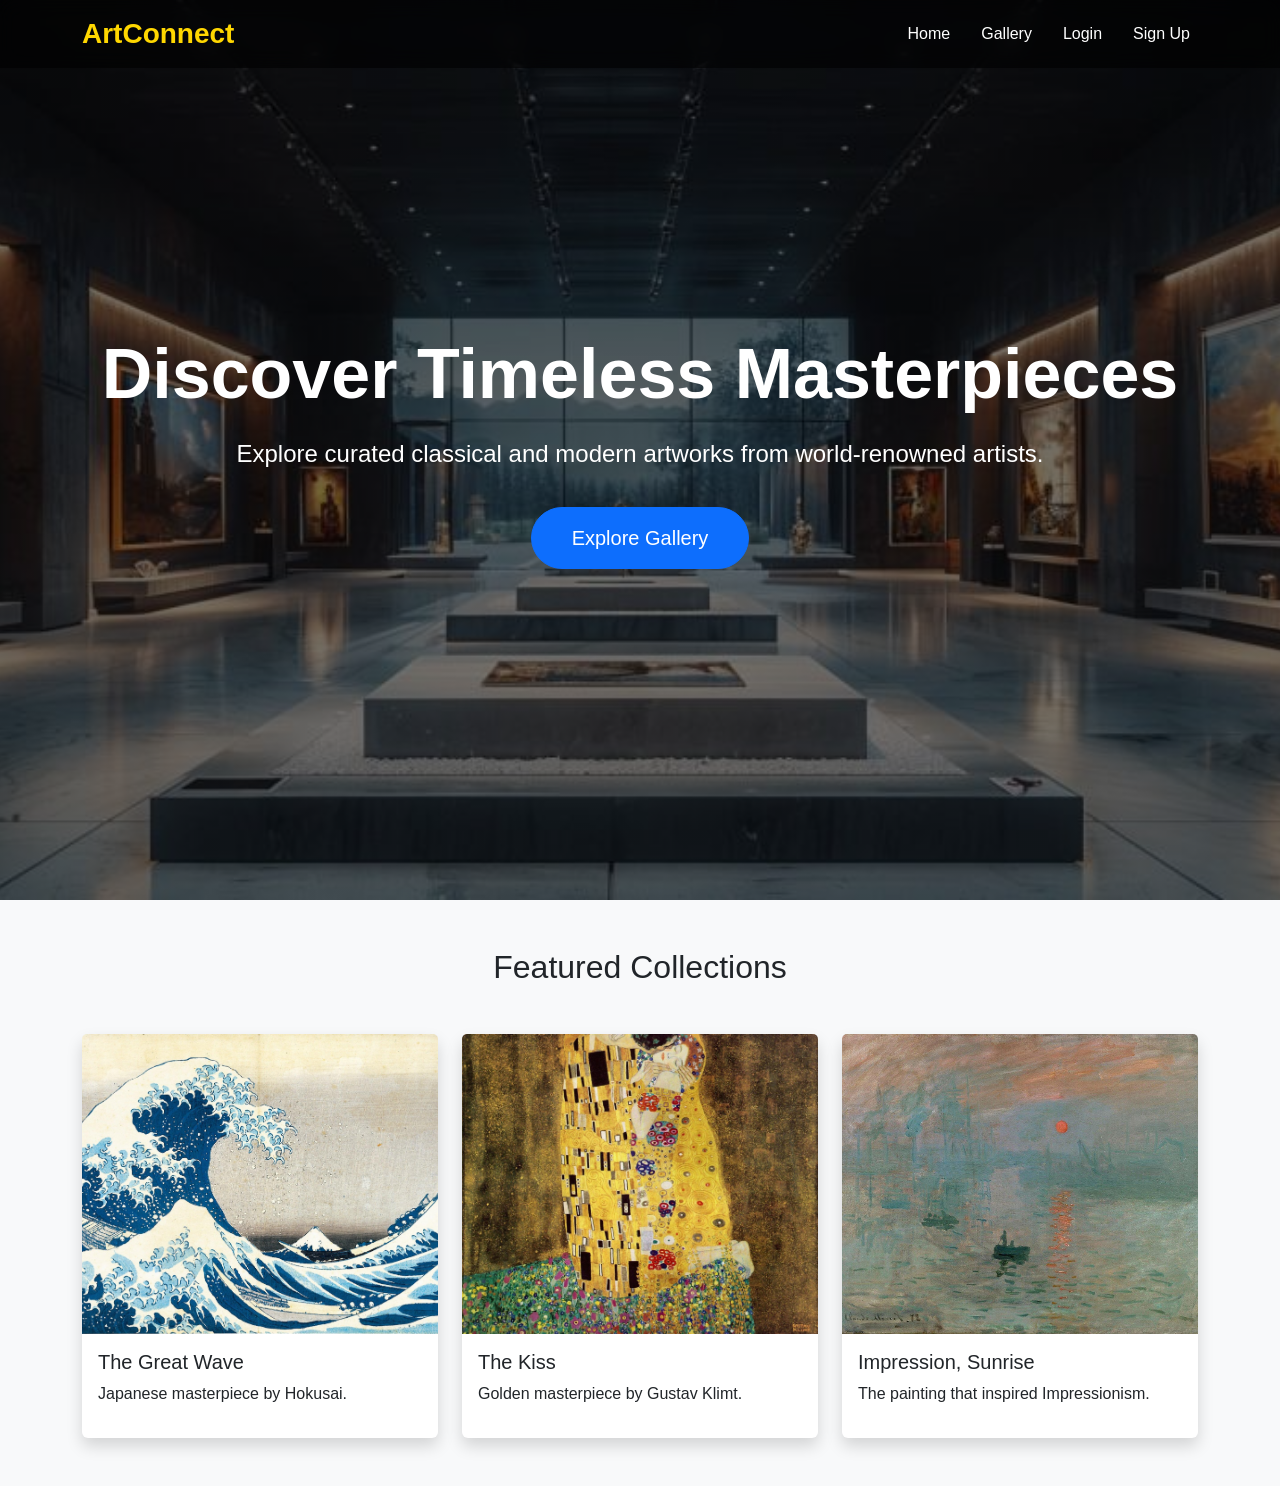
<file: index.html>
<!DOCTYPE html>
<html lang="en">

<head>

<meta charset="UTF-8">
<meta name="viewport" content="width=device-width, initial-scale=1.0">

<title>ArtConnect | Art Gallery</title>

<link href="https://cdn.jsdelivr.net/npm/bootstrap@5.3.3/dist/css/bootstrap.min.css" rel="stylesheet">

<link rel="stylesheet" href="css/style.css">

</head>

<body>

<!-- Navbar -->

<nav class="navbar navbar-expand-lg navbar-dark fixed-top">

<div class="container">

<a class="navbar-brand fw-bold fs-3" href="#">
ArtConnect
</a>

<button class="navbar-toggler" data-bs-toggle="collapse" data-bs-target="#menu">

<span class="navbar-toggler-icon"></span>

</button>

<div class="collapse navbar-collapse" id="menu">

<ul class="navbar-nav ms-auto">

<li class="nav-item">
<a class="nav-link active" href="index.html">Home</a>
</li>

<li class="nav-item">
<a class="nav-link" href="gallery.html">Gallery</a>
</li>

<li class="nav-item">
<a class="nav-link" href="login.html">Login</a>
</li>

<li class="nav-item">
<a class="nav-link" href="signup.html">Sign Up</a>
</li>

</ul>

</div>

</div>

</nav>

<!-- Hero Section -->

<section class="hero">

<div class="overlay">

<div class="container text-center hero-content">

<h1>Discover Timeless Masterpieces</h1>

<p>

Explore curated classical and modern artworks from world-renowned artists.

</p>

<a href="gallery.html" class="btn btn-primary btn-lg">

Explore Gallery

</a>

</div>

</div>

</section>

<section class="py-5">

<div class="container">

<h2 class="text-center mb-5">

Featured Collections

</h2>

<div class="row g-4">

<div class="col-md-4">

<div class="card shadow">

<img src="images/wave.jpg" class="card-img-top">

<div class="card-body">

<h5>The Great Wave</h5>

<p>Japanese masterpiece by Hokusai.</p>

</div>

</div>

</div>

<div class="col-md-4">

<div class="card shadow">

<img src="images/kiss.jpg" class="card-img-top">

<div class="card-body">

<h5>The Kiss</h5>

<p>Golden masterpiece by Gustav Klimt.</p>

</div>

</div>

</div>

<div class="col-md-4">

<div class="card shadow">

<img src="images/sunrise.jpg" class="card-img-top">

<div class="card-body">

<h5>Impression, Sunrise</h5>

<p>The painting that inspired Impressionism.</p>

</div>

</div>

</div>

</div>

</div>

</section>

<script src="https://cdn.jsdelivr.net/npm/bootstrap@5.3.3/dist/js/bootstrap.bundle.min.js"></script>

</body>

</html>
</file>
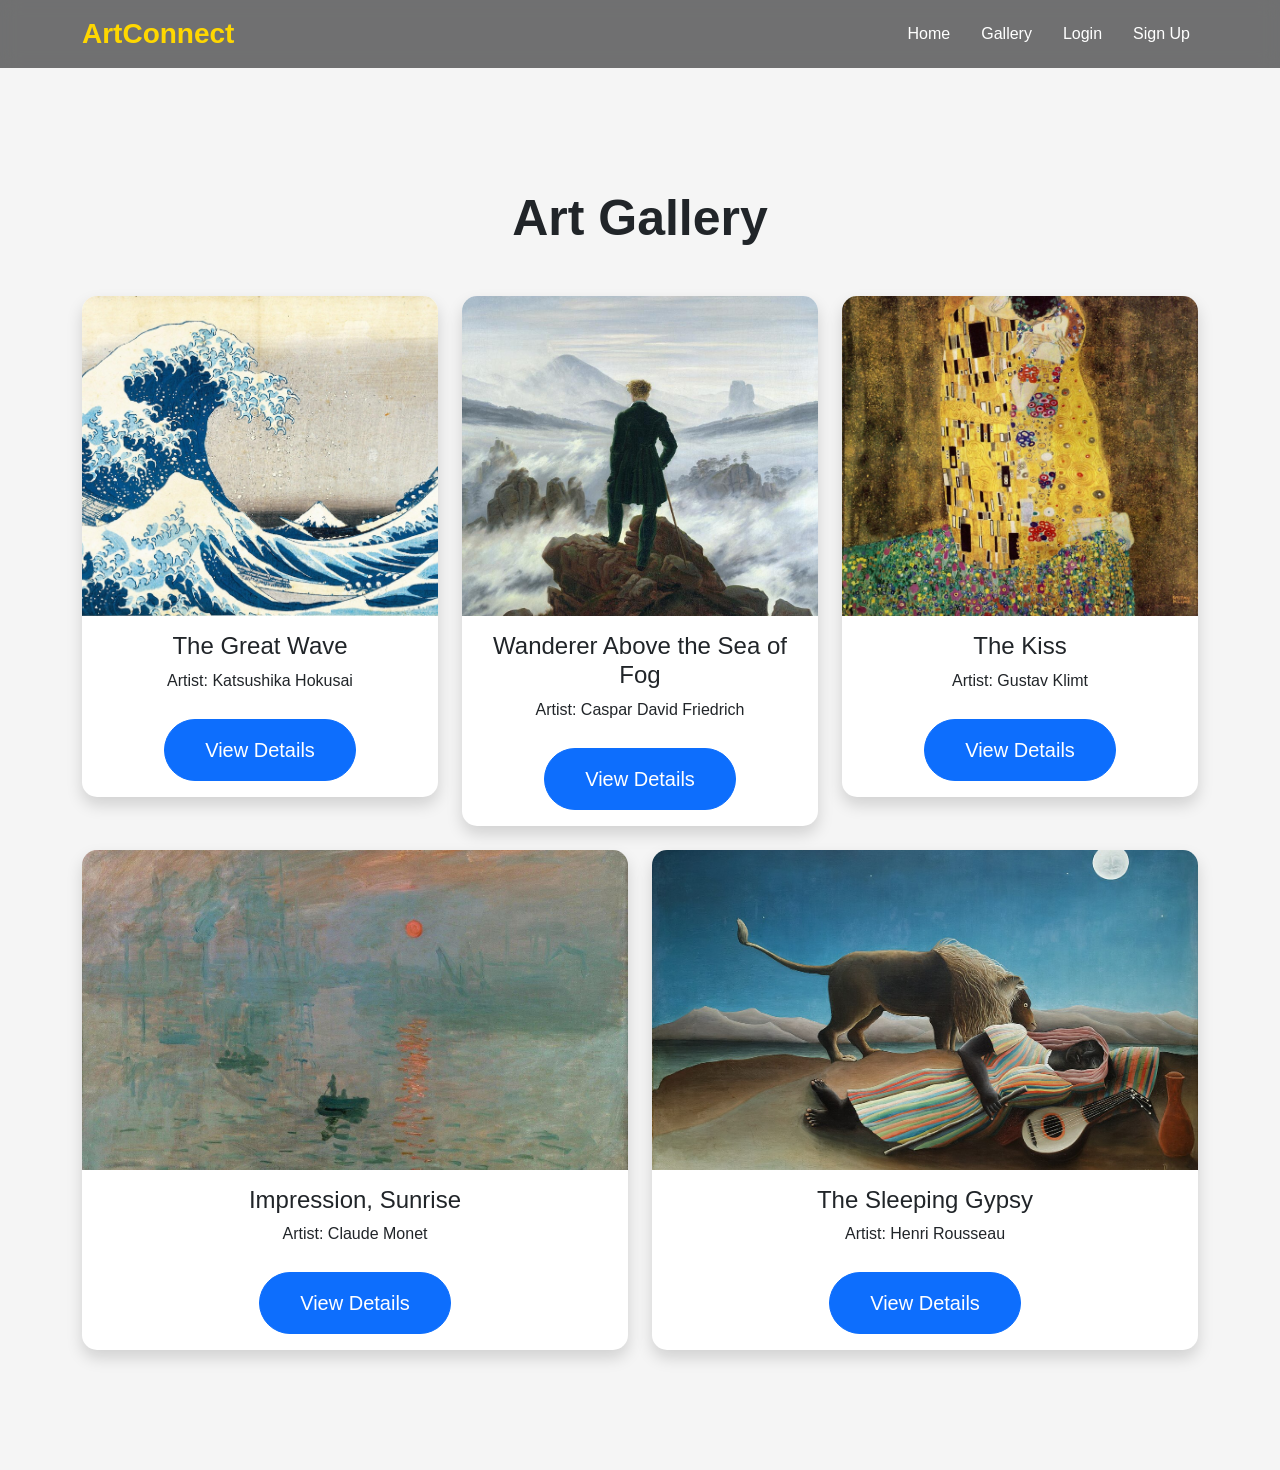
<file: gallery.html>
<!DOCTYPE html>
<html lang="en">

<head>

<meta charset="UTF-8">
<meta name="viewport" content="width=device-width, initial-scale=1.0">

<title>ArtConnect | Gallery</title>

<link href="https://cdn.jsdelivr.net/npm/bootstrap@5.3.3/dist/css/bootstrap.min.css" rel="stylesheet">

<link rel="stylesheet" href="css/style.css">

</head>

<body>

<!-- Navbar -->

<nav class="navbar navbar-expand-lg navbar-dark">

<div class="container">

<a class="navbar-brand fw-bold fs-3" href="index.html">

ArtConnect

</a>

<button class="navbar-toggler" type="button" data-bs-toggle="collapse" data-bs-target="#menu">

<span class="navbar-toggler-icon"></span>

</button>

<div class="collapse navbar-collapse" id="menu">

<ul class="navbar-nav ms-auto">

<li class="nav-item">
<a class="nav-link" href="index.html">Home</a>
</li>

<li class="nav-item">
<a class="nav-link active" href="gallery.html">Gallery</a>
</li>

<li class="nav-item">
<a class="nav-link" href="login.html">Login</a>
</li>

<li class="nav-item">
<a class="nav-link" href="signup.html">Sign Up</a>
</li>

</ul>

</div>

</div>

</nav>

<section class="gallery-section">

<div class="container">

<h1 class="text-center mb-5">

Art Gallery

</h1>

<div class="row g-4">

<!-- Card 1 -->

<div class="col-md-4">

<div class="card shadow">

<img src="images/wave.jpg" class="card-img-top">

<div class="card-body text-center">

<h4>The Great Wave</h4>

<p>Artist: Katsushika Hokusai</p>

<a href="wave.html" class="btn btn-primary">

View Details

</a>

</div>

</div>

</div>

<!-- Card 2 -->

<div class="col-md-4">

<div class="card shadow">

<img src="images/wanderer.jpg" class="card-img-top">

<div class="card-body text-center">

<h4>Wanderer Above the Sea of Fog</h4>

<p>Artist: Caspar David Friedrich</p>

<a href="wanderer.html" class="btn btn-primary">

View Details

</a>

</div>

</div>

</div>

<!-- Card 3 -->

<div class="col-md-4">

<div class="card shadow">

<img src="images/kiss.jpg" class="card-img-top">

<div class="card-body text-center">

<h4>The Kiss</h4>

<p>Artist: Gustav Klimt</p>

<a href="kiss.html" class="btn btn-primary">

View Details

</a>

</div>

</div>

</div>

<!-- Card 4 -->

<div class="col-md-6">

<div class="card shadow">

<img src="images/sunrise.jpg" class="card-img-top">

<div class="card-body text-center">

<h4>Impression, Sunrise</h4>

<p>Artist: Claude Monet</p>

<a href="sunrise.html" class="btn btn-primary">

View Details

</a>

</div>

</div>

</div>

<!-- Card 5 -->

<div class="col-md-6">

<div class="card shadow">

<img src="images/sleeping gypsy.jpg" class="card-img-top">

<div class="card-body text-center">

<h4>The Sleeping Gypsy</h4>

<p>Artist: Henri Rousseau</p>

<a href="gypsy.html" class="btn btn-primary">

View Details

</a>

</div>

</div>

</div>

</div>

</div>

</section>

<script src="https://cdn.jsdelivr.net/npm/bootstrap@5.3.3/dist/js/bootstrap.bundle.min.js"></script>

</body>

</html>
</file>
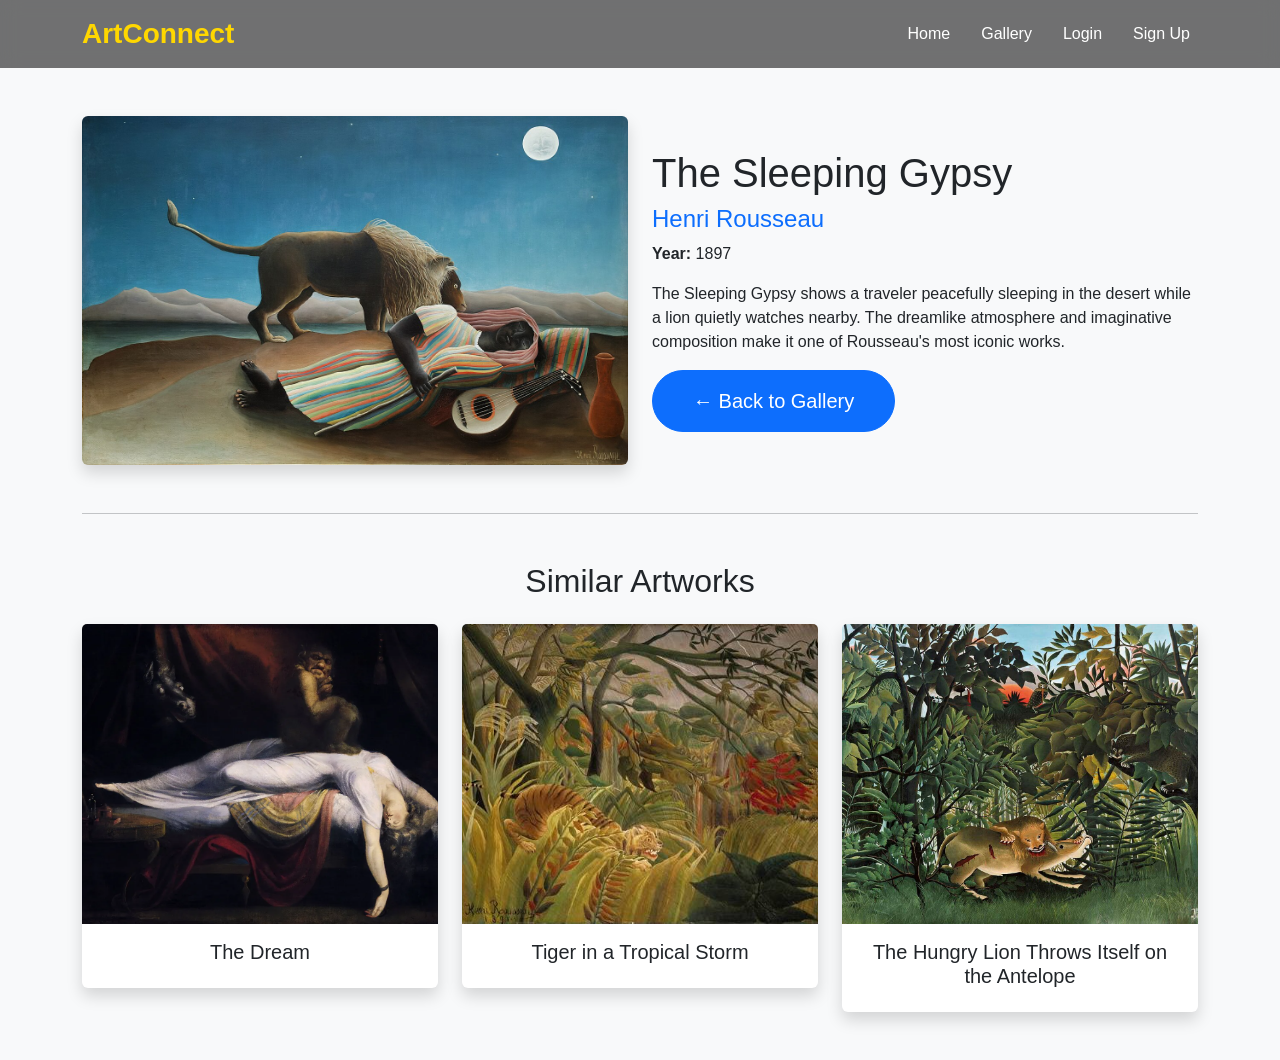
<file: gypsy.html>
<!DOCTYPE html>
<html lang="en">

<head>

<meta charset="UTF-8">
<meta name="viewport" content="width=device-width, initial-scale=1.0">

<title>The Sleeping Gypsy | ArtConnect</title>

<link href="https://cdn.jsdelivr.net/npm/bootstrap@5.3.3/dist/css/bootstrap.min.css" rel="stylesheet">

<link rel="stylesheet" href="css/style.css">

</head>

<body>



<nav class="navbar navbar-expand-lg navbar-dark">

<div class="container">

<a class="navbar-brand fw-bold fs-3" href="index.html">

ArtConnect

</a>

<button class="navbar-toggler" data-bs-toggle="collapse" data-bs-target="#menu">

<span class="navbar-toggler-icon"></span>

</button>

<div class="collapse navbar-collapse" id="menu">

<ul class="navbar-nav ms-auto">

<li class="nav-item"><a class="nav-link" href="index.html">Home</a></li>

<li class="nav-item"><a class="nav-link" href="gallery.html">Gallery</a></li>

<li class="nav-item"><a class="nav-link" href="login.html">Login</a></li>

<li class="nav-item"><a class="nav-link" href="signup.html">Sign Up</a></li>

</ul>

</div>

</div>

</nav>

<div class="container py-5">

<div class="row align-items-center">

<div class="col-lg-6">

<img src="images/sleeping gypsy.jpg" class="img-fluid rounded shadow">

</div>

<div class="col-lg-6">

<h1>The Sleeping Gypsy</h1>

<h4 class="text-primary">
Henri Rousseau
</h4>

<p><strong>Year:</strong> 1897</p>

<p>
The Sleeping Gypsy shows a traveler peacefully sleeping in the desert while a lion quietly watches nearby. The dreamlike atmosphere and imaginative composition make it one of Rousseau's most iconic works.
</p>

<a href="gallery.html" class="btn btn-primary">

← Back to Gallery

</a>

</div>

</div>

<hr class="my-5">

<h2 class="text-center mb-4">

Similar Artworks

</h2>

<div class="row g-4">

<div class="col-md-4">

<div class="card shadow">

<img src="images/image1.webp" class="card-img-top">

<div class="card-body text-center">

<h5>The Dream</h5>

</div>

</div>

</div>

<div class="col-md-4">

<div class="card shadow">

<img src="images/image2.jpg" class="card-img-top">

<div class="card-body text-center">

<h5>Tiger in a Tropical Storm</h5>

</div>

</div>

</div>

<div class="col-md-4">

<div class="card shadow">

<img src="images/image3.jpg" class="card-img-top">

<div class="card-body text-center">

<h5>The Hungry Lion Throws Itself on the Antelope</h5>

</div>

</div>

</div>

</div>

</div>

<script src="https://cdn.jsdelivr.net/npm/bootstrap@5.3.3/dist/js/bootstrap.bundle.min.js"></script>

</body>

</html>
</file>
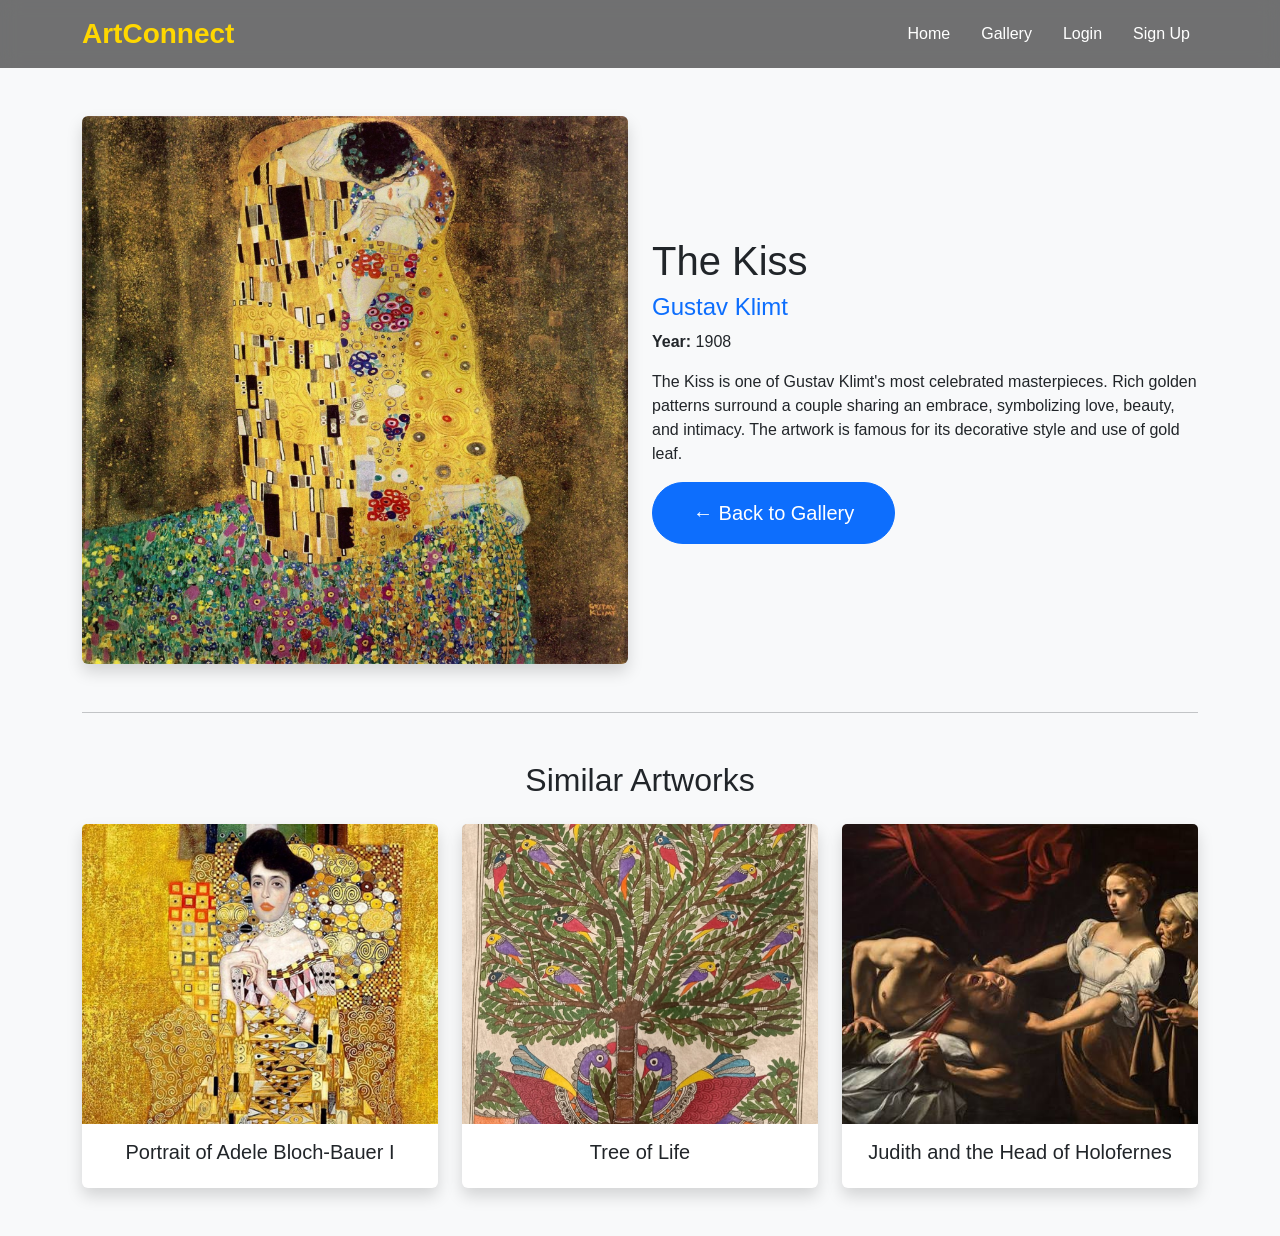
<file: kiss.html>
<!DOCTYPE html>
<html lang="en">

<head>

<meta charset="UTF-8">
<meta name="viewport" content="width=device-width, initial-scale=1.0">

<title>The Kiss | ArtConnect</title>

<link href="https://cdn.jsdelivr.net/npm/bootstrap@5.3.3/dist/css/bootstrap.min.css" rel="stylesheet">

<link rel="stylesheet" href="css/style.css">

</head>

<body>

<!-- Navbar -->

<nav class="navbar navbar-expand-lg navbar-dark">

<div class="container">

<a class="navbar-brand fw-bold fs-3" href="index.html">

ArtConnect

</a>

<button class="navbar-toggler" data-bs-toggle="collapse" data-bs-target="#menu">

<span class="navbar-toggler-icon"></span>

</button>

<div class="collapse navbar-collapse" id="menu">

<ul class="navbar-nav ms-auto">

<li class="nav-item"><a class="nav-link" href="index.html">Home</a></li>

<li class="nav-item"><a class="nav-link" href="gallery.html">Gallery</a></li>

<li class="nav-item"><a class="nav-link" href="login.html">Login</a></li>

<li class="nav-item"><a class="nav-link" href="signup.html">Sign Up</a></li>

</ul>

</div>

</div>

</nav>

<div class="container py-5">

<div class="row align-items-center">

<div class="col-lg-6">

<img src="images/kiss.jpg" class="img-fluid rounded shadow">

</div>

<div class="col-lg-6">

<h1>The Kiss</h1>

<h4 class="text-primary">
Gustav Klimt
</h4>

<p><strong>Year:</strong> 1908</p>

<p>
The Kiss is one of Gustav Klimt's most celebrated masterpieces. Rich golden patterns surround a couple sharing an embrace, symbolizing love, beauty, and intimacy. The artwork is famous for its decorative style and use of gold leaf.
</p>

<a href="gallery.html" class="btn btn-primary">

← Back to Gallery

</a>

</div>

</div>

<hr class="my-5">

<h2 class="text-center mb-4">

Similar Artworks

</h2>

<div class="row g-4">

<div class="col-md-4">

<div class="card shadow">

<img src="images/pic5.jpeg" class="card-img-top">

<div class="card-body text-center">

<h5>Portrait of Adele Bloch-Bauer I</h5>

</div>

</div>

</div>

<div class="col-md-4">

<div class="card shadow">

<img src="images/pic6.jpg" class="card-img-top">

<div class="card-body text-center">

<h5>Tree of Life</h5>

</div>

</div>

</div>

<div class="col-md-4">

<div class="card shadow">

<img src="images/pic7.jpg" class="card-img-top">

<div class="card-body text-center">

<h5>Judith and the Head of Holofernes</h5>

</div>

</div>

</div>

</div>

</div>

<script src="https://cdn.jsdelivr.net/npm/bootstrap@5.3.3/dist/js/bootstrap.bundle.min.js"></script>

</body>

</html>
</file>
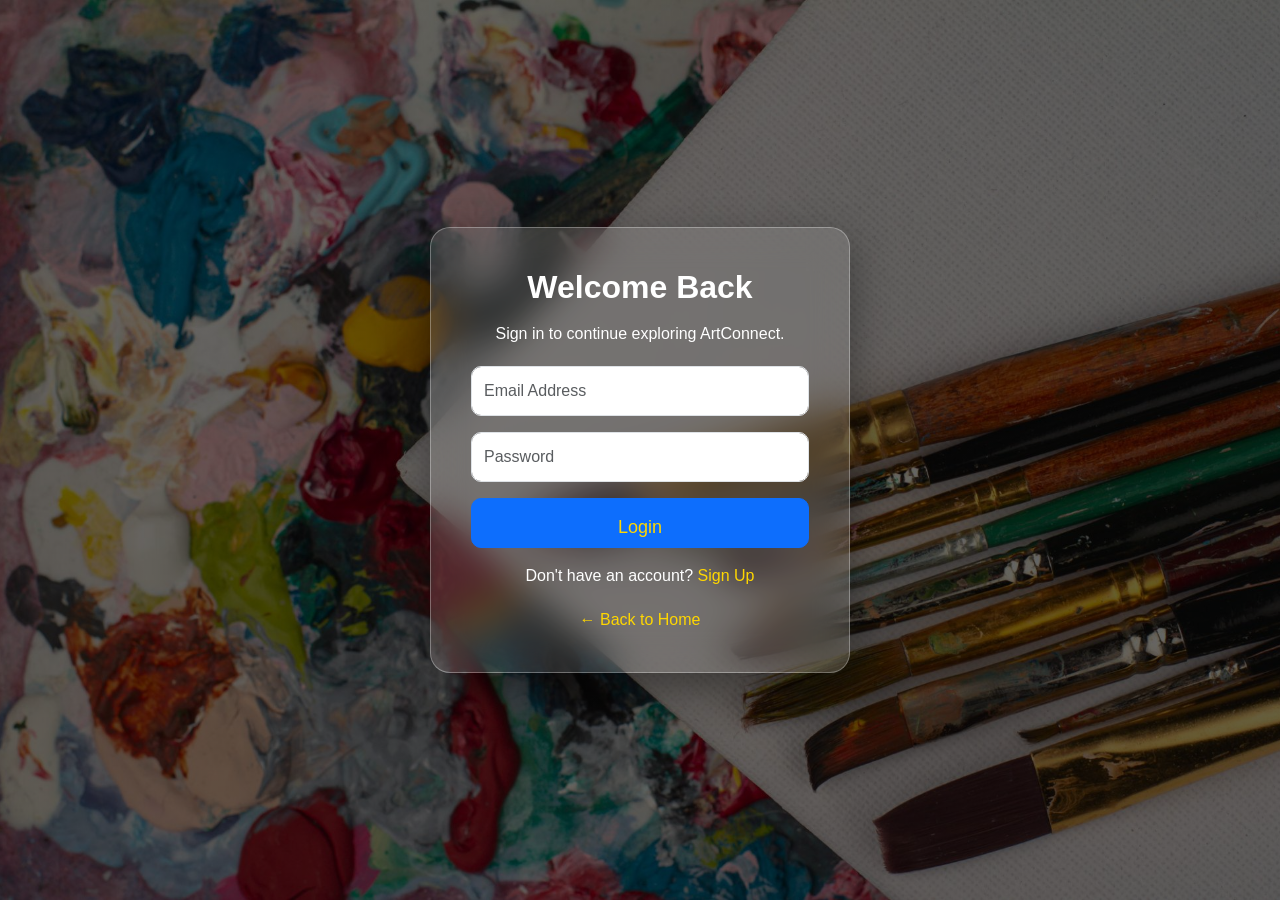
<file: login.html>
<!DOCTYPE html>
<html lang="en">

<head>

<meta charset="UTF-8">
<meta name="viewport" content="width=device-width, initial-scale=1.0">

<title>ArtConnect | Login</title>

<link href="https://cdn.jsdelivr.net/npm/bootstrap@5.3.3/dist/css/bootstrap.min.css" rel="stylesheet">

<link rel="stylesheet" href="css/style.css">

</head>

<body>

<div class="login-page">

    <div class="login-card">

        <h2>Welcome Back</h2>

        <p>Sign in to continue exploring ArtConnect.</p>

        <form>

            <div class="mb-3">

                <input type="email" class="form-control" placeholder="Email Address">

            </div>

            <div class="mb-3">

                <input type="password" class="form-control" placeholder="Password">

            </div>

            <a href="gallery.html" class="btn btn-primary w-100">
                Login
            </a>

        </form>

        <p class="mt-3">
            Don't have an account?
            <a href="signup.html">Sign Up</a>
        </p>

        <a href="index.html">← Back to Home</a>

    </div>

</div>

</body>

</html>
</file>
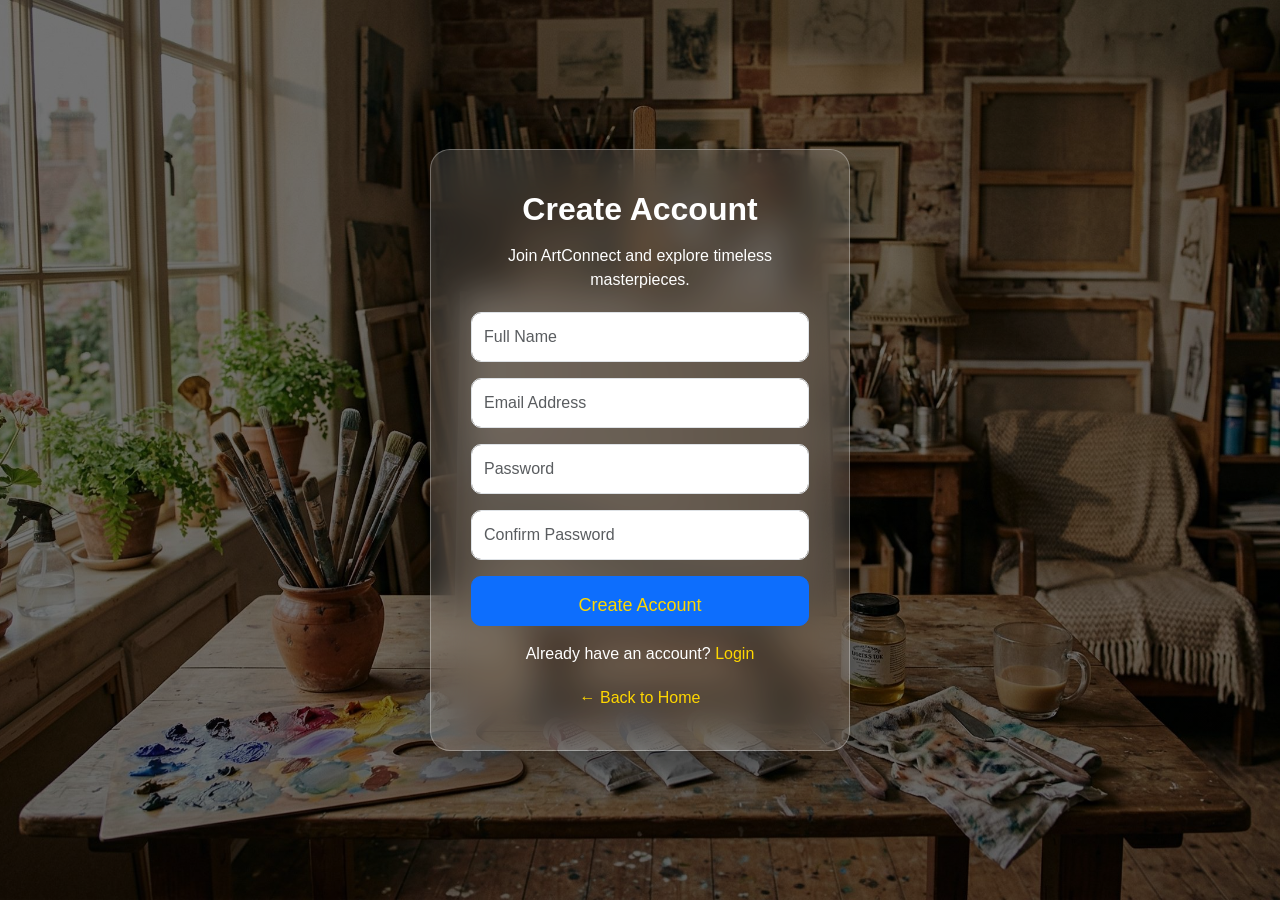
<file: signup.html>
<!DOCTYPE html>
<html lang="en">

<head>

<meta charset="UTF-8">
<meta name="viewport" content="width=device-width, initial-scale=1.0">

<title>ArtConnect | Sign Up</title>

<link href="https://cdn.jsdelivr.net/npm/bootstrap@5.3.3/dist/css/bootstrap.min.css" rel="stylesheet">

<link rel="stylesheet" href="css/style.css">

</head>

<body>

<div class="signup-page">

<div class="login-card">

<h2>Create Account</h2>

<p>Join ArtConnect and explore timeless masterpieces.</p>

<form>

<div class="mb-3">
<input type="text" class="form-control" placeholder="Full Name">
</div>

<div class="mb-3">
<input type="email" class="form-control" placeholder="Email Address">
</div>

<div class="mb-3">
<input type="password" class="form-control" placeholder="Password">
</div>

<div class="mb-3">
<input type="password" class="form-control" placeholder="Confirm Password">
</div>

<a href="gallery.html" class="btn btn-primary w-100">
Create Account
</a>

</form>

<p class="mt-3">

Already have an account?

<a href="login.html">Login</a>

</p>

<a href="index.html">← Back to Home</a>

</div>

</div>

</body>

</html>
</file>
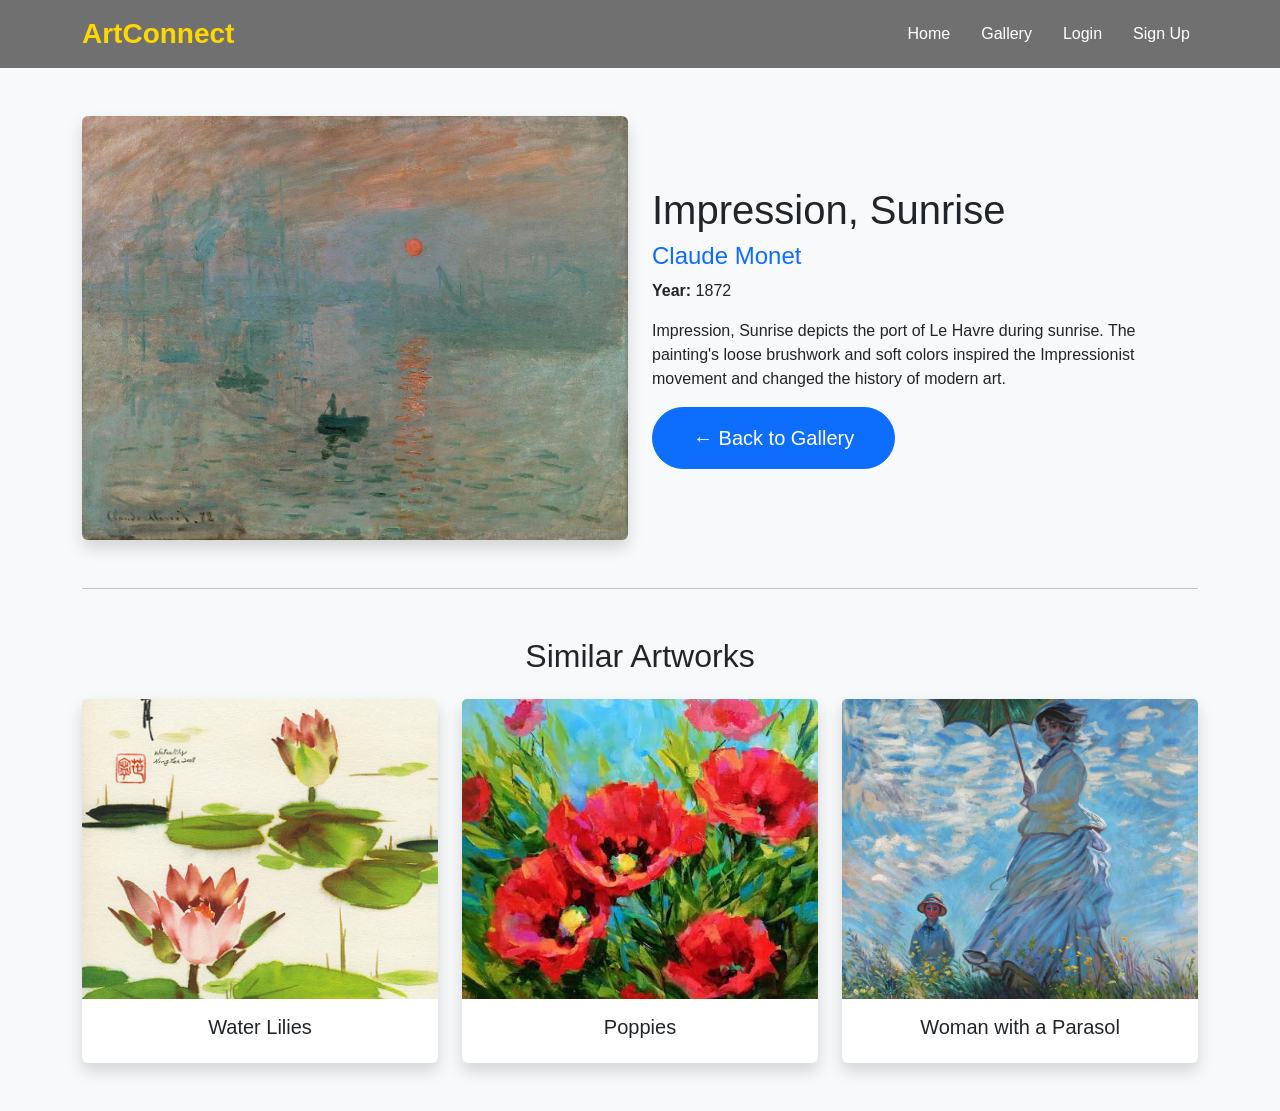
<file: sunrise.html>
<!DOCTYPE html>
<html lang="en">

<head>

<meta charset="UTF-8">
<meta name="viewport" content="width=device-width, initial-scale=1.0">

<title>Impression, Sunrise | ArtConnect</title>

<link href="https://cdn.jsdelivr.net/npm/bootstrap@5.3.3/dist/css/bootstrap.min.css" rel="stylesheet">

<link rel="stylesheet" href="css/style.css">

</head>

<body>

<!-- Navbar -->

<nav class="navbar navbar-expand-lg navbar-dark">

<div class="container">

<a class="navbar-brand fw-bold fs-3" href="index.html">

ArtConnect

</a>

<button class="navbar-toggler" data-bs-toggle="collapse" data-bs-target="#menu">

<span class="navbar-toggler-icon"></span>

</button>

<div class="collapse navbar-collapse" id="menu">

<ul class="navbar-nav ms-auto">

<li class="nav-item"><a class="nav-link" href="index.html">Home</a></li>

<li class="nav-item"><a class="nav-link" href="gallery.html">Gallery</a></li>

<li class="nav-item"><a class="nav-link" href="login.html">Login</a></li>

<li class="nav-item"><a class="nav-link" href="signup.html">Sign Up</a></li>

</ul>

</div>

</div>

</nav>

<div class="container py-5">

<div class="row align-items-center">

<div class="col-lg-6">

<img src="images/sunrise.jpg" class="img-fluid rounded shadow">

</div>

<div class="col-lg-6">

<h1>Impression, Sunrise</h1>

<h4 class="text-primary">
Claude Monet
</h4>

<p><strong>Year:</strong> 1872</p>

<p>
Impression, Sunrise depicts the port of Le Havre during sunrise. The painting's loose brushwork and soft colors inspired the Impressionist movement and changed the history of modern art.
</p>

<a href="gallery.html" class="btn btn-primary">

← Back to Gallery

</a>

</div>

</div>

<hr class="my-5">

<h2 class="text-center mb-4">

Similar Artworks

</h2>

<div class="row g-4">

<div class="col-md-4">

<div class="card shadow">

<img src="images/pic8.webp" class="card-img-top">

<div class="card-body text-center">

<h5>Water Lilies</h5>

</div>

</div>

</div>

<div class="col-md-4">

<div class="card shadow">

<img src="images/pic9.jpg" class="card-img-top">

<div class="card-body text-center">

<h5>Poppies</h5>

</div>

</div>

</div>

<div class="col-md-4">

<div class="card shadow">

<img src="images/pic10.avif" class="card-img-top">

<div class="card-body text-center">

<h5>Woman with a Parasol</h5>

</div>

</div>

</div>

</div>

</div>

<script src="https://cdn.jsdelivr.net/npm/bootstrap@5.3.3/dist/js/bootstrap.bundle.min.js"></script>

</body>

</html>
</file>
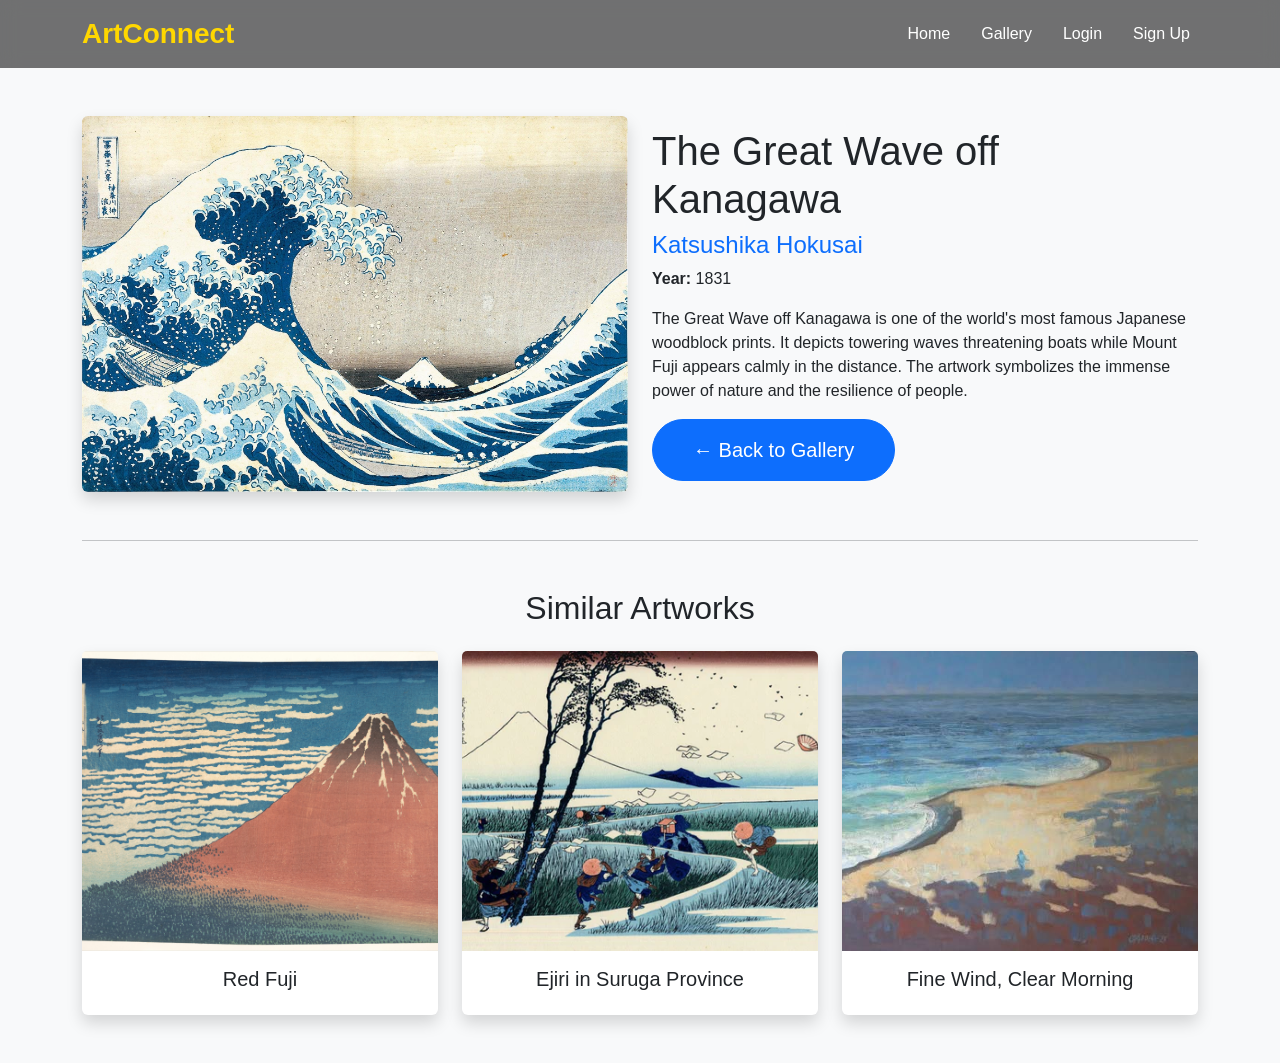
<file: wave.html>
<!DOCTYPE html>
<html lang="en">

<head>

<meta charset="UTF-8">
<meta name="viewport" content="width=device-width, initial-scale=1.0">

<title>The Great Wave | ArtConnect</title>

<link href="https://cdn.jsdelivr.net/npm/bootstrap@5.3.3/dist/css/bootstrap.min.css" rel="stylesheet">

<link rel="stylesheet" href="css/style.css">

</head>

<body>

<!-- Navbar -->

<nav class="navbar navbar-expand-lg navbar-dark">

<div class="container">

<a class="navbar-brand fw-bold fs-3" href="index.html">

ArtConnect

</a>

<button class="navbar-toggler" data-bs-toggle="collapse" data-bs-target="#menu">

<span class="navbar-toggler-icon"></span>

</button>

<div class="collapse navbar-collapse" id="menu">

<ul class="navbar-nav ms-auto">

<li class="nav-item"><a class="nav-link" href="index.html">Home</a></li>

<li class="nav-item"><a class="nav-link" href="gallery.html">Gallery</a></li>

<li class="nav-item"><a class="nav-link" href="login.html">Login</a></li>

<li class="nav-item"><a class="nav-link" href="signup.html">Sign Up</a></li>

</ul>

</div>

</div>

</nav>

<div class="container py-5">

<div class="row align-items-center">

<div class="col-lg-6">

<img src="images/wave.jpg" class="img-fluid rounded shadow">

</div>

<div class="col-lg-6">

<h1>The Great Wave off Kanagawa</h1>

<h4 class="text-primary">Katsushika Hokusai</h4>

<p><strong>Year:</strong> 1831</p>

<p>

The Great Wave off Kanagawa is one of the world's most famous Japanese woodblock prints. It depicts towering waves threatening boats while Mount Fuji appears calmly in the distance. The artwork symbolizes the immense power of nature and the resilience of people.

</p>

<a href="gallery.html" class="btn btn-primary">

← Back to Gallery

</a>

</div>

</div>

<hr class="my-5">

<h2 class="text-center mb-4">

Similar Artworks

</h2>

<div class="row g-4">

<div class="col-md-4">

<div class="card shadow">

<img src="images/redfuji.jpg" class="card-img-top">

<div class="card-body text-center">

<h5>Red Fuji</h5>

</div>

</div>

</div>

<div class="col-md-4">

<div class="card shadow">

<img src="images/ejiri.webp" class="card-img-top">

<div class="card-body text-center">

<h5>Ejiri in Suruga Province</h5>

</div>

</div>

</div>

<div class="col-md-4">

<div class="card shadow">

<img src="images/clearmorning.jpg" class="card-img-top">

<div class="card-body text-center">

<h5>Fine Wind, Clear Morning</h5>

</div>

</div>

</div>

</div>

</div>

<script src="https://cdn.jsdelivr.net/npm/bootstrap@5.3.3/dist/js/bootstrap.bundle.min.js"></script>

</body>

</html>
</file>
<file: css/style.css>
*{
margin:0;
padding:0;
box-sizing:border-box;
font-family:Arial, Helvetica, sans-serif;
}

body{

background:#f8f9fa;

}

/* Navbar */

.navbar{

background:rgba(0,0,0,.55);

backdrop-filter:blur(10px);

}

.navbar-brand{

color:#FFD700 !important;

}

.nav-link{

color:white !important;

margin-left:15px;

}

.nav-link:hover{

color:#FFD700 !important;

}

/* Hero */

.hero{

height:100vh;

background:
linear-gradient(rgba(0,0,0,.55),rgba(0,0,0,.55)),
url("../images/hero.jpg");

background-size:cover;

background-position:center;

display:flex;

align-items:center;

justify-content:center;

}

.hero-content{

color:white;

animation:fadeIn 1.5s;

}

.hero h1{

font-size:70px;

font-weight:bold;

margin-bottom:20px;

}

.hero p{

font-size:24px;

margin-bottom:35px;

}

.btn-primary{

padding:15px 40px;

font-size:20px;

border-radius:50px;

transition:.4s;

}

.btn-primary:hover{

transform:scale(1.08);

}

/* Cards */

.card{

border:none;

transition:.4s;

}

.card:hover{

transform:translateY(-10px);

}

.card img{

height:300px;

object-fit:cover;

}

@keyframes fadeIn{

from{

opacity:0;

transform:translateY(30px);

}

to{

opacity:1;

transform:translateY(0);

}

}

/* Login Page */

.login-page{

height:100vh;

background:
linear-gradient(rgba(0,0,0,.6),rgba(0,0,0,.6)),
url("../images/pic1.jpg");

background-size:cover;
background-position:center;

display:flex;

justify-content:center;

align-items:center;

}

.login-card{

width:420px;

background:rgba(255,255,255,0.12);

backdrop-filter:blur(18px);

border:1px solid rgba(255,255,255,0.3);

padding:40px;

border-radius:20px;

color:white;

text-align:center;

box-shadow:0 15px 40px rgba(0,0,0,.4);

animation:fadeIn 1s;

}

.login-card h2{

font-weight:bold;

margin-bottom:15px;

}

.login-card p{

margin-bottom:20px;

}

.login-card .form-control{

height:50px;

border-radius:10px;

}

.login-card .btn{

height:50px;

font-size:18px;

border-radius:10px;

}

.login-card a{

color:#FFD700;

text-decoration:none;

}

.signup-page{

height:100vh;

background:
linear-gradient(rgba(0,0,0,.55),rgba(0,0,0,.55)),
url("../images/pic2.jpg");

background-size:cover;
background-position:center;
background-repeat:no-repeat;

display:flex;
justify-content:center;
align-items:center;

}

.gallery-section{

padding:120px 0;

background:#f5f5f5;

min-height:100vh;

}

.gallery-section h1{

font-size:50px;

font-weight:bold;

margin-bottom:50px;

}

.gallery-section .card{

border:none;

border-radius:15px;

overflow:hidden;

transition:.4s;

}

.gallery-section .card:hover{

transform:translateY(-10px);

box-shadow:0 10px 30px rgba(0,0,0,.25);

}

.gallery-section img{

height:320px;

object-fit:cover;

}

.gallery-section .btn{

margin-top:10px;

}
</file>
